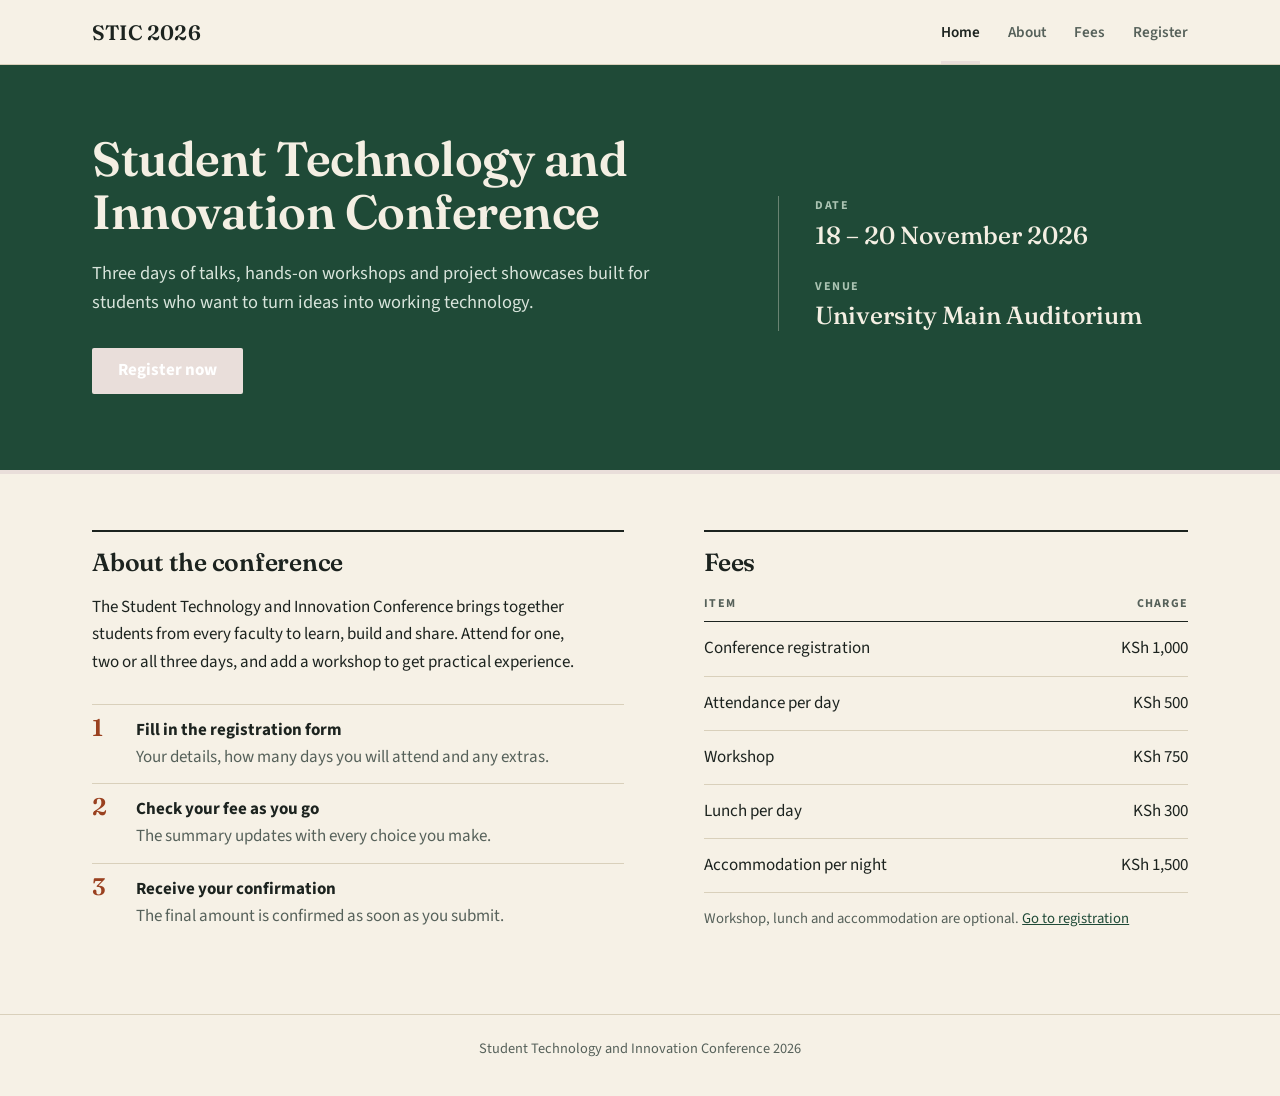
<file: index.html>
<!DOCTYPE html>
<html lang="en">
<head>
    <meta charset="UTF-8">
    <meta name="viewport" content="width=device-width, initial-scale=1.0">
    <meta name="description" content="Register online for the Student Technology and Innovation Conference, 18 to 20 November 2026.">
    <title>Student Technology and Innovation Conference</title>
    <link rel="stylesheet" href="css/style.css">
</head>
<body>

    <!-- Navigation -->
    <nav class="site-nav" aria-label="Main">
        <div class="nav-inner">
            <a class="brand" href="index.html">STIC 2026</a>
            <ul class="nav-links">
                <li><a class="active" href="index.html" aria-current="page">Home</a></li>
                <li><a href="index.html#about">About</a></li>
                <li><a href="index.html#fees">Fees</a></li>
                <li><a href="register.html">Register</a></li>
            </ul>
        </div>
    </nav>

    <!-- Hero -->
    <header class="hero">
        <div class="hero-inner">
            <div>
                <h1>Student Technology and Innovation Conference</h1>
                <p>Three days of talks, hands-on workshops and project showcases
                   built for students who want to turn ideas into working technology.</p>
                <a class="btn" href="register.html">Register now</a>
            </div>

            <dl class="hero-meta">
                <dt>Date</dt>
                <dd>18 &ndash; 20 November 2026</dd>
                <dt>Venue</dt>
                <dd>University Main Auditorium</dd>
            </dl>
        </div>
    </header>

    <main class="container">
        <div class="home-grid">

            <section id="about" class="block">
                <h2>About the conference</h2>
                <p>The Student Technology and Innovation Conference brings together
                   students from every faculty to learn, build and share. Attend
                   for one, two or all three days, and add a workshop to get
                   practical experience.</p>

                <ol class="steps">
                    <li>
                        <strong>Fill in the registration form</strong>
                        <span>Your details, how many days you will attend and any extras.</span>
                    </li>
                    <li>
                        <strong>Check your fee as you go</strong>
                        <span>The summary updates with every choice you make.</span>
                    </li>
                    <li>
                        <strong>Receive your confirmation</strong>
                        <span>The final amount is confirmed as soon as you submit.</span>
                    </li>
                </ol>
            </section>

            <section id="fees" class="block">
                <h2>Fees</h2>
                <table class="fee-table">
                    <thead>
                        <tr><th scope="col">Item</th><th scope="col">Charge</th></tr>
                    </thead>
                    <tbody>
                        <tr><td>Conference registration</td><td>KSh 1,000</td></tr>
                        <tr><td>Attendance per day</td><td>KSh 500</td></tr>
                        <tr><td>Workshop</td><td>KSh 750</td></tr>
                        <tr><td>Lunch per day</td><td>KSh 300</td></tr>
                        <tr><td>Accommodation per night</td><td>KSh 1,500</td></tr>
                    </tbody>
                </table>
                <p class="table-note">Workshop, lunch and accommodation are optional.
                   <a href="register.html">Go to registration</a></p>
            </section>

        </div>
    </main>

    <footer>
        Student Technology and Innovation Conference 2026
    </footer>

</body>
</html>
</file>
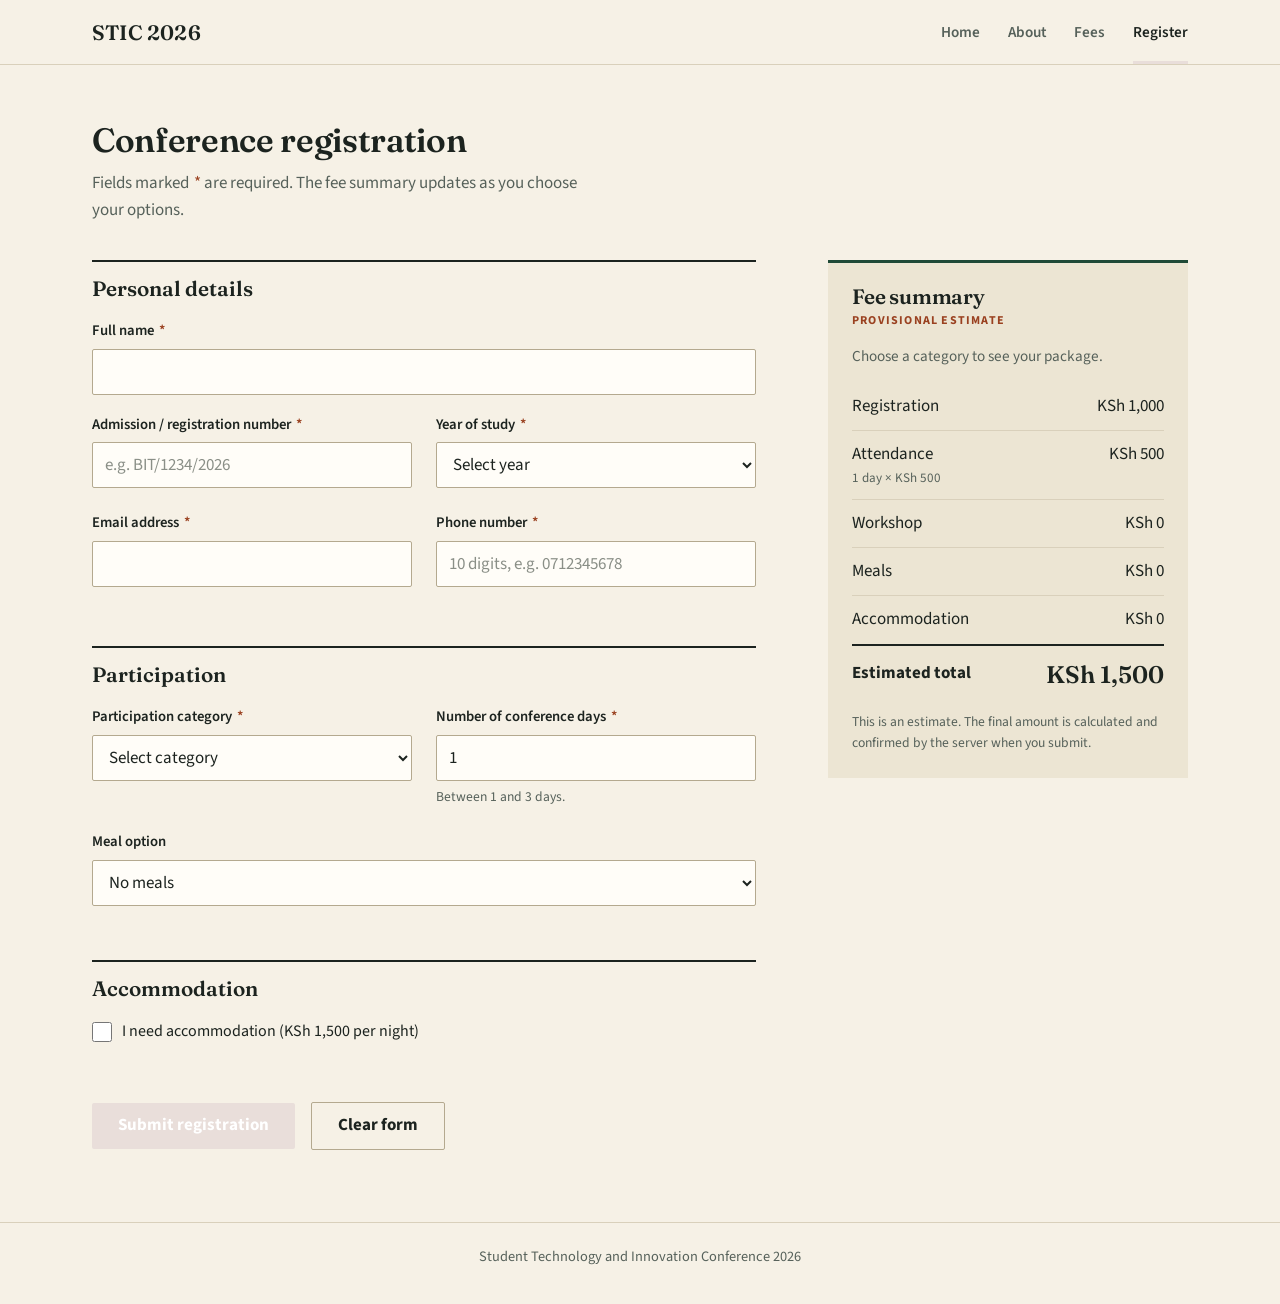
<file: register.html>
<!DOCTYPE html>
<html lang="en">
<head>
    <meta charset="UTF-8">
    <meta name="viewport" content="width=device-width, initial-scale=1.0">
    <title>Register | Student Technology and Innovation Conference</title>
    <link rel="stylesheet" href="css/style.css">
</head>
<body>

    <!-- Navigation -->
    <nav class="site-nav" aria-label="Main">
        <div class="nav-inner">
            <a class="brand" href="index.html">STIC 2026</a>
            <ul class="nav-links">
                <li><a href="index.html">Home</a></li>
                <li><a href="index.html#about">About</a></li>
                <li><a href="index.html#fees">Fees</a></li>
                <li><a class="active" href="register.html" aria-current="page">Register</a></li>
            </ul>
        </div>
    </nav>

    <main class="container">

        <div class="page-head">
            <h1>Conference registration</h1>
            <p>Fields marked <span class="req" aria-hidden="true">*</span><span class="sr-only">with an asterisk</span> are required.
               The fee summary updates as you choose your options.</p>
        </div>

        <div class="reg-layout">

            <!-- Registration form -->
            <form id="regForm" action="process.php" method="post" novalidate>

                <fieldset>
                    <legend>Personal details</legend>

                    <div class="field">
                        <label for="fullname">Full name <span class="req" aria-hidden="true">*</span></label>
                        <input type="text" id="fullname" name="fullname" autocomplete="name"
                               required aria-describedby="fullnameError">
                        <span class="error-msg" id="fullnameError"></span>
                    </div>

                    <div class="field-row">
                        <div class="field">
                            <label for="admission">Admission / registration number <span class="req" aria-hidden="true">*</span></label>
                            <input type="text" id="admission" name="admission" placeholder="e.g. BIT/1234/2026"
                                   required aria-describedby="admissionError">
                            <span class="error-msg" id="admissionError"></span>
                        </div>

                        <div class="field">
                            <label for="year">Year of study <span class="req" aria-hidden="true">*</span></label>
                            <select id="year" name="year" required aria-describedby="yearError">
                                <option value="">Select year</option>
                                <option value="1">Year 1</option>
                                <option value="2">Year 2</option>
                                <option value="3">Year 3</option>
                                <option value="4">Year 4</option>
                                <option value="5">Year 5</option>
                            </select>
                            <span class="error-msg" id="yearError"></span>
                        </div>
                    </div>

                    <div class="field-row">
                        <div class="field">
                            <label for="email">Email address <span class="req" aria-hidden="true">*</span></label>
                            <input type="email" id="email" name="email" autocomplete="email"
                                   required aria-describedby="emailError">
                            <span class="error-msg" id="emailError"></span>
                        </div>

                        <div class="field">
                            <label for="phone">Phone number <span class="req" aria-hidden="true">*</span></label>
                            <input type="tel" id="phone" name="phone" inputmode="numeric" autocomplete="tel"
                                   placeholder="10 digits, e.g. 0712345678" maxlength="10"
                                   required aria-describedby="phoneError">
                            <span class="error-msg" id="phoneError"></span>
                        </div>
                    </div>
                </fieldset>

                <fieldset>
                    <legend>Participation</legend>

                    <div class="field-row">
                        <div class="field">
                            <label for="category">Participation category <span class="req" aria-hidden="true">*</span></label>
                            <select id="category" name="category" required aria-describedby="categoryError">
                                <option value="">Select category</option>
                                <option value="conference">Conference Only</option>
                                <option value="workshop">Workshop Participant</option>
                            </select>
                            <span class="error-msg" id="categoryError"></span>
                        </div>

                        <div class="field">
                            <label for="days">Number of conference days <span class="req" aria-hidden="true">*</span></label>
                            <input type="number" id="days" name="days" min="1" max="3" value="1"
                                   required aria-describedby="daysHint daysError">
                            <span class="hint" id="daysHint">Between 1 and 3 days.</span>
                            <span class="error-msg" id="daysError"></span>
                        </div>
                    </div>

                    <!-- Shown only for Workshop Participant -->
                    <div class="field hidden" id="workshopGroup">
                        <label for="workshop">Workshop selection <span class="req" aria-hidden="true">*</span></label>
                        <select id="workshop" name="workshop" aria-describedby="workshopError">
                            <option value="">Select workshop</option>
                            <option value="Web Development">Web Development</option>
                            <option value="Artificial Intelligence">Artificial Intelligence</option>
                            <option value="Cybersecurity">Cybersecurity</option>
                        </select>
                        <span class="error-msg" id="workshopError"></span>
                    </div>

                    <div class="field">
                        <label for="meal">Meal option</label>
                        <select id="meal" name="meal">
                            <option value="none">No meals</option>
                            <option value="lunch">Lunch each day</option>
                        </select>
                    </div>
                </fieldset>

                <fieldset>
                    <legend>Accommodation</legend>

                    <div class="field">
                        <div class="check-row">
                            <input type="checkbox" id="accommodation" name="accommodation" value="yes">
                            <label for="accommodation">I need accommodation (KSh 1,500 per night)</label>
                        </div>
                    </div>

                    <!-- Shown only when accommodation is ticked -->
                    <div class="field hidden" id="nightsGroup">
                        <label for="nights">Number of nights <span class="req" aria-hidden="true">*</span></label>
                        <input type="number" id="nights" name="nights" min="1" max="3" value="1"
                               aria-describedby="nightsHint nightsError">
                        <span class="hint" id="nightsHint">Up to the number of conference days.</span>
                        <span class="error-msg" id="nightsError"></span>
                    </div>
                </fieldset>

                <div class="form-actions">
                    <button type="submit" class="btn">Submit registration</button>
                    <button type="button" class="btn btn-secondary" id="resetBtn">Clear form</button>
                    <span class="inline-total">Estimated total <strong id="feeTotalInline">KSh 0</strong></span>
                </div>
            </form>

            <!-- Fee summary -->
            <aside class="fee-panel" aria-labelledby="feeHeading" aria-live="polite">
                <h2 id="feeHeading">Fee summary</h2>
                <p class="status">Provisional estimate</p>
                <p class="package-note" id="packageNote">Choose a category to see your package.</p>

                <table class="summary-table">
                    <tr>
                        <td>Registration</td>
                        <td id="feeRegistration">KSh 0</td>
                    </tr>
                    <tr>
                        <td>Attendance<small id="detailAttendance"></small></td>
                        <td id="feeAttendance">KSh 0</td>
                    </tr>
                    <tr>
                        <td>Workshop<small id="detailWorkshop"></small></td>
                        <td id="feeWorkshop">KSh 0</td>
                    </tr>
                    <tr>
                        <td>Meals<small id="detailMeals"></small></td>
                        <td id="feeMeals">KSh 0</td>
                    </tr>
                    <tr>
                        <td>Accommodation<small id="detailAccommodation"></small></td>
                        <td id="feeAccommodation">KSh 0</td>
                    </tr>
                    <tr class="total-row">
                        <td>Estimated total</td>
                        <td id="feeTotal">KSh 0</td>
                    </tr>
                </table>

                <p class="fine-print">This is an estimate. The final amount is calculated and confirmed
                   by the server when you submit.</p>
            </aside>

        </div>
    </main>

    <footer>
        Student Technology and Innovation Conference 2026
    </footer>

    <script src="js/script.js"></script>
</body>
</html>
</file>
<file: css/style.css>
@import url("https://fonts.googleapis.com/css2?family=Fraunces:opsz,wght@9..144,500;9..144,600&family=Source+Sans+3:wght@400;600;700&display=swap");

:root {
    --paper: #f6f1e6;
    --paper-deep: #ece5d3;
    --sheet: #fbf8f0;
    --ink: #1c231f;
    --ink-soft: #56615a;
    --rule: #d9d0bb;
    --field-border: #b4a98f;
    --green: #1f4a37;
    --green-dark: #163828;
    --clay: #e9deda;
    --clay-dark: #9a4120;
    --error: #a8231b;
    --font-heading: "Fraunces", "Times New Roman", serif;
    --font-body: "Source Sans 3", "Segoe UI", Arial, sans-serif;
    --page-width: 1160px;
    --gutter: 32px;
}

*, *::before, *::after { box-sizing: border-box; }

body {
    margin: 0;
    font: 1.0625rem/1.6 var(--font-body);
    color: var(--ink);
    background: var(--paper);
}

h1, h2, h3 {
    margin: 0;
    font-family: var(--font-heading);
    font-weight: 600;
    line-height: 1.15;
    letter-spacing: -0.01em;
}

p { margin: 0 0 1em; max-width: 62ch; }
a { color: var(--green); }

.nav-inner, .hero-inner, .container {
    max-width: var(--page-width);
    margin: 0 auto;
    padding-left: var(--gutter);
    padding-right: var(--gutter);
}

/* nav */
.site-nav { background: var(--paper); border-bottom: 1px solid var(--rule); }
.nav-inner { display: flex; align-items: center; justify-content: space-between; }

.brand {
    padding: 18px 0;
    font: 600 1.3rem var(--font-heading);
    letter-spacing: 0.01em;
    color: var(--ink);
    text-decoration: none;
}

.nav-links { display: flex; gap: 28px; margin: 0; padding: 0; list-style: none; }

.nav-links a {
    display: block;
    padding: 20px 0 17px;
    font-size: 0.95rem;
    font-weight: 600;
    color: var(--ink-soft);
    text-decoration: none;
    border-bottom: 3px solid transparent;
}

.nav-links a:hover { color: var(--ink); }
.nav-links a.active { color: var(--ink); border-bottom-color: var(--clay); }

/* buttons */
.btn {
    display: inline-block;
    min-height: 46px;
    padding: 11px 26px;
    font: inherit;
    font-weight: 700;
    line-height: 1.4;
    color: #fff;
    background: var(--clay);
    border: 0;
    border-radius: 2px;
    text-decoration: none;
    cursor: pointer;
    transition: background-color 0.15s;
}

.btn:hover { background: var(--clay-dark); }
.btn-secondary { color: var(--ink); background: transparent; border: 1px solid var(--field-border); }
.btn-secondary:hover { background: var(--paper-deep); }

.btn:focus-visible, a:focus-visible, input:focus-visible, select:focus-visible {
    outline: 3px solid var(--green);
    outline-offset: 2px;
}

/* hero */
.hero { background: var(--green); color: #f4efe3; border-bottom: 4px solid var(--clay); }

.hero-inner {
    display: grid;
    grid-template-columns: minmax(0, 1.5fr) minmax(0, 1fr);
    gap: 72px;
    align-items: center;
    padding-top: 68px;
    padding-bottom: 76px;
}

.hero h1 { max-width: 15em; margin-bottom: 20px; font-size: clamp(2rem, 4vw, 3rem); line-height: 1.1; }
.hero p { margin-bottom: 30px; font-size: 1.15rem; color: #d8e4db; }

.hero-meta { margin: 0; padding-left: 36px; border-left: 1px solid rgba(244, 239, 227, 0.35); }

.hero-meta dt {
    font-size: 0.75rem;
    font-weight: 700;
    letter-spacing: 0.12em;
    text-transform: uppercase;
    color: #aac3b2;
}

.hero-meta dd { margin: 4px 0 26px; font: 500 1.55rem/1.25 var(--font-heading); }
.hero-meta dd:last-child { margin-bottom: 0; }

/* home */
.container { padding-top: 56px; padding-bottom: 72px; }

.home-grid {
    display: grid;
    grid-template-columns: minmax(0, 1.1fr) minmax(0, 1fr);
    gap: 80px;
    align-items: start;
}

.block { padding-top: 16px; border-top: 2px solid var(--ink); }
.block h2 { margin-bottom: 18px; font-size: 1.55rem; }

.steps { margin: 28px 0 0; padding: 0; list-style: none; counter-reset: step; }

.steps li {
    position: relative;
    padding: 12px 0 12px 44px;
    border-top: 1px solid var(--rule);
    counter-increment: step;
}

.steps li::before {
    content: counter(step);
    position: absolute;
    left: 0;
    top: 8px;
    font: 600 1.5rem var(--font-heading);
    color: var(--clay-dark);
}

.steps strong { display: block; }
.steps span { color: var(--ink-soft); }

/* tables */
.fee-table, .summary-table { width: 100%; border-collapse: collapse; font-variant-numeric: tabular-nums; }

.fee-table th {
    padding: 0 0 8px;
    text-align: left;
    font-size: 0.75rem;
    font-weight: 700;
    letter-spacing: 0.1em;
    text-transform: uppercase;
    color: var(--ink-soft);
    border-bottom: 1px solid var(--ink);
}

.fee-table td { padding: 13px 0; border-bottom: 1px solid var(--rule); }

.fee-table th:last-child, .fee-table td:last-child, .summary-table td:last-child {
    text-align: right;
    white-space: nowrap;
}

.table-note { margin: 14px 0 0; font-size: 0.92rem; color: var(--ink-soft); }

/* register page */
.page-head { margin-bottom: 36px; }
.page-head h1 { margin-bottom: 10px; font-size: 2.1rem; }
.page-head p { margin: 0; color: var(--ink-soft); }

.reg-layout {
    display: grid;
    grid-template-columns: minmax(0, 1fr) 360px;
    gap: 72px;
    align-items: start;
}

fieldset { min-width: 0; margin: 0 0 36px; padding: 0; border: 0; border-top: 2px solid var(--ink); }

/* floated so the legend sits under the rule instead of cutting into it */
legend {
    float: left;
    width: 100%;
    margin-bottom: 18px;
    padding: 14px 0 0;
    font: 600 1.3rem var(--font-heading);
}

legend + * { clear: both; }

.field-row { display: grid; grid-template-columns: 1fr 1fr; gap: 0 24px; }
.field { min-width: 0; margin-bottom: 18px; }
.field label { display: block; margin-bottom: 6px; font-size: 0.92rem; font-weight: 600; }
.req { margin-left: 2px; color: var(--clay-dark); }

.field input[type="text"], .field input[type="email"], .field input[type="tel"],
.field input[type="number"], .field select {
    display: block;
    width: 100%;
    height: 46px;
    padding: 0 12px;
    font: inherit;
    color: var(--ink);
    background: #fffdf8;
    border: 1px solid var(--field-border);
    border-radius: 2px;
}

.field input:hover, .field select:hover { border-color: var(--ink-soft); }
.field input:focus, .field select:focus { border-color: var(--green); box-shadow: 0 0 0 1px var(--green); }
.field input::placeholder { color: #8a8f87; }
.field.invalid input, .field.invalid select { border-color: var(--error); box-shadow: 0 0 0 1px var(--error); }

.error-msg { display: block; margin-top: 5px; font-size: 0.88rem; font-weight: 600; color: var(--error); }
.hint { display: block; margin-top: 5px; font-size: 0.85rem; color: var(--ink-soft); }

.check-row { display: flex; align-items: center; gap: 10px; }
.check-row input { width: 20px; height: 20px; margin: 0; accent-color: var(--green); }
.check-row label { margin: 0; font-size: 1rem; font-weight: 400; }

.hidden { display: none; }

#workshopGroup, #nightsGroup { animation: reveal 0.25s ease-out; }

@keyframes reveal {
    from { opacity: 0; transform: translateY(-6px); }
    to { opacity: 1; transform: none; }
}

.form-actions { display: flex; flex-wrap: wrap; align-items: center; gap: 14px 16px; padding-top: 4px; }
.inline-total { display: none; margin-left: auto; font-size: 0.95rem; color: var(--ink-soft); }
.inline-total strong { font: 1.2rem var(--font-heading); color: var(--ink); }

/* fee summary */
.fee-panel {
    position: sticky;
    top: 24px;
    padding: 22px 24px 24px;
    background: var(--paper-deep);
    border-top: 3px solid var(--green);
}

.fee-panel h2 { font-size: 1.3rem; }

.status {
    margin: 2px 0 14px;
    font-size: 0.75rem;
    font-weight: 700;
    letter-spacing: 0.1em;
    text-transform: uppercase;
    color: var(--clay-dark);
}

.package-note { margin-bottom: 14px; font-size: 0.95rem; color: var(--ink-soft); }
.summary-table td { padding: 10px 0; vertical-align: top; border-bottom: 1px solid var(--rule); }
.summary-table small { display: block; font-size: 0.82rem; color: var(--ink-soft); }
.summary-table tr:last-child td { border-bottom: 0; }

.total-row td { padding-top: 14px; font-weight: 700; border-top: 2px solid var(--ink); border-bottom: 0; }
.total-row td:last-child { font: 600 1.5rem var(--font-heading); }
.fee-panel .fine-print { margin: 12px 0 0; font-size: 0.85rem; color: var(--ink-soft); }

/* confirmation page */
.panel {
    max-width: 780px;
    padding: 36px 40px 40px;
    background: var(--sheet);
    border: 1px solid var(--rule);
    border-top: 3px solid var(--green);
}

.error-banner { border-top-color: var(--error); }

.panel h1 {
    margin-bottom: 22px;
    font: 700 1.2rem var(--font-body);
    letter-spacing: 0.1em;
    color: var(--green);
}

.error-banner h1 { color: var(--error); }

.details { display: grid; grid-template-columns: 11rem 1fr; gap: 6px 20px; margin: 0 0 28px; }
.details dt { color: var(--ink-soft); }
.details dd { margin: 0; font-weight: 600; overflow-wrap: anywhere; }

.panel .summary-table { margin: 0 0 24px; border-top: 1px solid var(--ink); }
.actions { display: flex; flex-wrap: wrap; gap: 12px; margin-top: 24px; }

footer {
    padding: 22px var(--gutter) 36px;
    text-align: center;
    font-size: 0.9rem;
    color: var(--ink-soft);
    border-top: 1px solid var(--rule);
}

.sr-only {
    position: absolute;
    width: 1px;
    height: 1px;
    margin: -1px;
    padding: 0;
    overflow: hidden;
    clip: rect(0, 0, 0, 0);
    white-space: nowrap;
    border: 0;
}

/* tablet */
@media (max-width: 960px) {
    :root { --gutter: 24px; }

    .hero-inner { grid-template-columns: 1fr; gap: 36px; padding-top: 48px; padding-bottom: 52px; }

    .hero-meta {
        display: grid;
        grid-template-columns: 1fr 1fr;
        gap: 0 24px;
        padding: 24px 0 0;
        border-left: 0;
        border-top: 1px solid rgba(244, 239, 227, 0.35);
    }

    .hero-meta dd, .hero-meta dd:last-child { margin-bottom: 0; }
    .home-grid { grid-template-columns: 1fr; gap: 44px; }
    .reg-layout { grid-template-columns: 1fr; gap: 12px; }
    .fee-panel { position: static; }
    .inline-total { display: block; }
}

/* phone */
@media (max-width: 600px) {
    :root { --gutter: 18px; }

    .nav-inner { flex-wrap: wrap; }
    .brand { padding: 14px 0 4px; }
    .nav-links { width: 100%; justify-content: space-between; gap: 0; }
    .nav-links a { min-height: 44px; padding: 13px 4px 10px; }

    .hero-inner { padding-top: 36px; padding-bottom: 40px; }
    .hero h1 { font-size: 1.85rem; }
    .hero p { font-size: 1.05rem; }
    .hero .btn { display: block; text-align: center; }
    .hero-meta { grid-template-columns: 1fr; }
    .hero-meta dd { margin-bottom: 16px; font-size: 1.3rem; }

    .container { padding-top: 36px; padding-bottom: 48px; }
    .page-head h1 { font-size: 1.7rem; }
    .field-row { grid-template-columns: 1fr; }
    .form-actions .btn { flex: 1 1 100%; text-align: center; }
    .inline-total { flex: 1 1 100%; order: -1; margin-left: 0; }

    .panel { padding: 24px 20px 28px; }
    .details { grid-template-columns: 1fr; gap: 0; }
    .details dd { margin-bottom: 12px; }
}

@media (prefers-reduced-motion: reduce) {
    *, *::before, *::after { animation: none !important; transition: none !important; }
}
</file>
